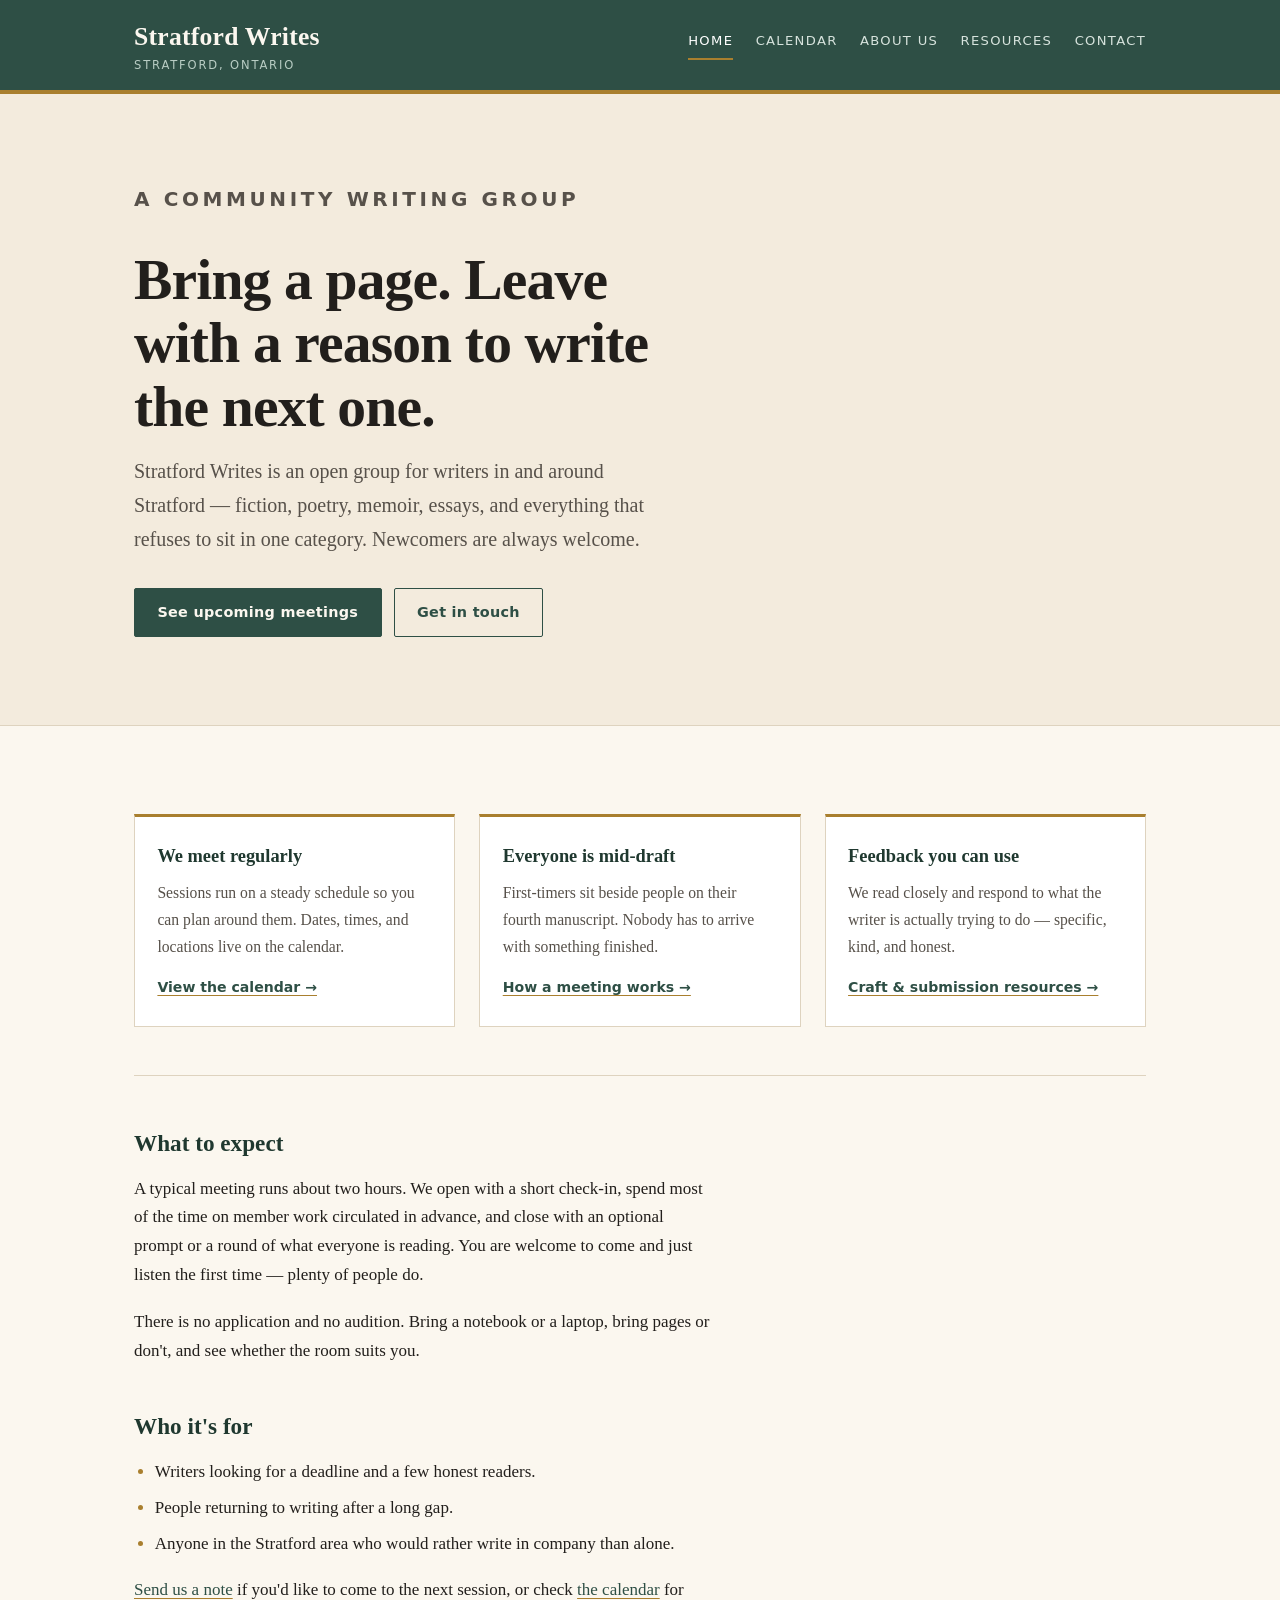
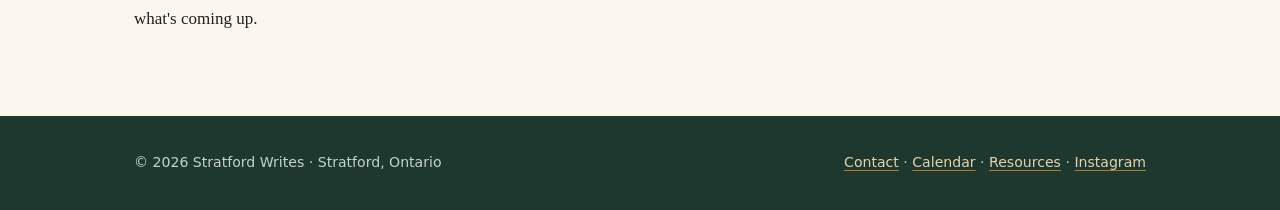
<file: index.html>
<!DOCTYPE html>
<html lang="en">
<head>
<meta charset="utf-8">
<meta name="viewport" content="width=device-width, initial-scale=1">
<title>Stratford Writes — a writing group in Stratford, Ontario</title>
<meta name="description" content="Stratford Writes is a community writing group meeting in Stratford, Ontario. Open to writers at every stage.">
<!-- Social preview. Once you have a domain, add absolute og:url and og:image tags
     here (og:image should be ~1200x630px) so shared links show a picture. -->
<meta property="og:site_name" content="Stratford Writes">
<meta property="og:type" content="website">
<meta property="og:title" content="Stratford Writes — a writing group in Stratford, Ontario">
<meta property="og:description" content="Stratford Writes is a community writing group meeting in Stratford, Ontario. Open to writers at every stage.">
<meta name="twitter:card" content="summary">

<link rel="icon" href="data:image/svg+xml,%3Csvg xmlns=%22http://www.w3.org/2000/svg%22 viewBox=%220 0 64 64%22%3E%3Crect width=%2264%22 height=%2264%22 rx=%228%22 fill=%22%232e4f45%22/%3E%3Cpath d=%22M20 44 L32 18 L44 44%22 fill=%22none%22 stroke=%22%23e6d3ab%22 stroke-width=%225%22 stroke-linecap=%22round%22 stroke-linejoin=%22round%22/%3E%3Cpath d=%22M25 36 H39%22 stroke=%22%23e6d3ab%22 stroke-width=%225%22 stroke-linecap=%22round%22/%3E%3C/svg%3E">
<link rel="stylesheet" href="style.css">
</head>
<body>

<a class="skip" href="#main">Skip to content</a>

<header class="site-header">
  <div class="wrap">
    <a class="brand" href="index.html">
      Stratford Writes
      <small>Stratford, Ontario</small>
    </a>
    <nav class="nav" aria-label="Main">
      <a href="index.html" aria-current="page">Home</a>
      <a href="calendar.html">Calendar</a>
      <a href="about.html">About Us</a>
      <a href="resources.html">Resources</a>
      <a href="contact.html">Contact</a>
    </nav>
  </div>
</header>

<section class="hero">
  <div class="wrap">
    <p class="kicker">A community writing group</p>
    <h1>Bring a page. Leave with a reason to write the next one.</h1>
    <p>Stratford Writes is an open group for writers in and around Stratford — fiction, poetry, memoir, essays, and everything that refuses to sit in one category. Newcomers are always welcome.</p>
    <div class="btn-row">
      <a class="btn" href="calendar.html">See upcoming meetings</a>
      <a class="btn secondary" href="contact.html">Get in touch</a>
    </div>
  </div>
</section>

<main id="main">
  <div class="wrap">

    <ul class="cards">
      <li class="card">
        <h3>We meet regularly</h3>
        <p>Sessions run on a steady schedule so you can plan around them. Dates, times, and locations live on the calendar.</p>
        <a href="calendar.html">View the calendar &rarr;</a>
      </li>
      <li class="card">
        <h3>Everyone is mid-draft</h3>
        <p>First-timers sit beside people on their fourth manuscript. Nobody has to arrive with something finished.</p>
        <a href="about.html">How a meeting works &rarr;</a>
      </li>
      <li class="card">
        <h3>Feedback you can use</h3>
        <p>We read closely and respond to what the writer is actually trying to do — specific, kind, and honest.</p>
        <a href="resources.html">Craft &amp; submission resources &rarr;</a>
      </li>
    </ul>

    <hr class="rule">

    <div class="prose">
      <h2>What to expect</h2>
      <p>A typical meeting runs about two hours. We open with a short check-in, spend most of the time on member work circulated in advance, and close with an optional prompt or a round of what everyone is reading. You are welcome to come and just listen the first time — plenty of people do.</p>
      <p>There is no application and no audition. Bring a notebook or a laptop, bring pages or don't, and see whether the room suits you.</p>

      <h2>Who it's for</h2>
      <ul>
        <li>Writers looking for a deadline and a few honest readers.</li>
        <li>People returning to writing after a long gap.</li>
        <li>Anyone in the Stratford area who would rather write in company than alone.</li>
      </ul>

      <p><a href="contact.html">Send us a note</a> if you'd like to come to the next session, or check <a href="calendar.html">the calendar</a> for what's coming up.</p>
    </div>

  </div>
</main>

<footer class="site-footer">
  <div class="wrap">
    <p>&copy; 2026 Stratford Writes &middot; Stratford, Ontario</p>
    <p><a href="contact.html">Contact</a> &middot; <a href="calendar.html">Calendar</a> &middot; <a href="resources.html">Resources</a> &middot; <a href="https://www.instagram.com/stratfordwrites" target="_blank" rel="noopener">Instagram</a></p>
  </div>
</footer>

</body>
</html>
</file>
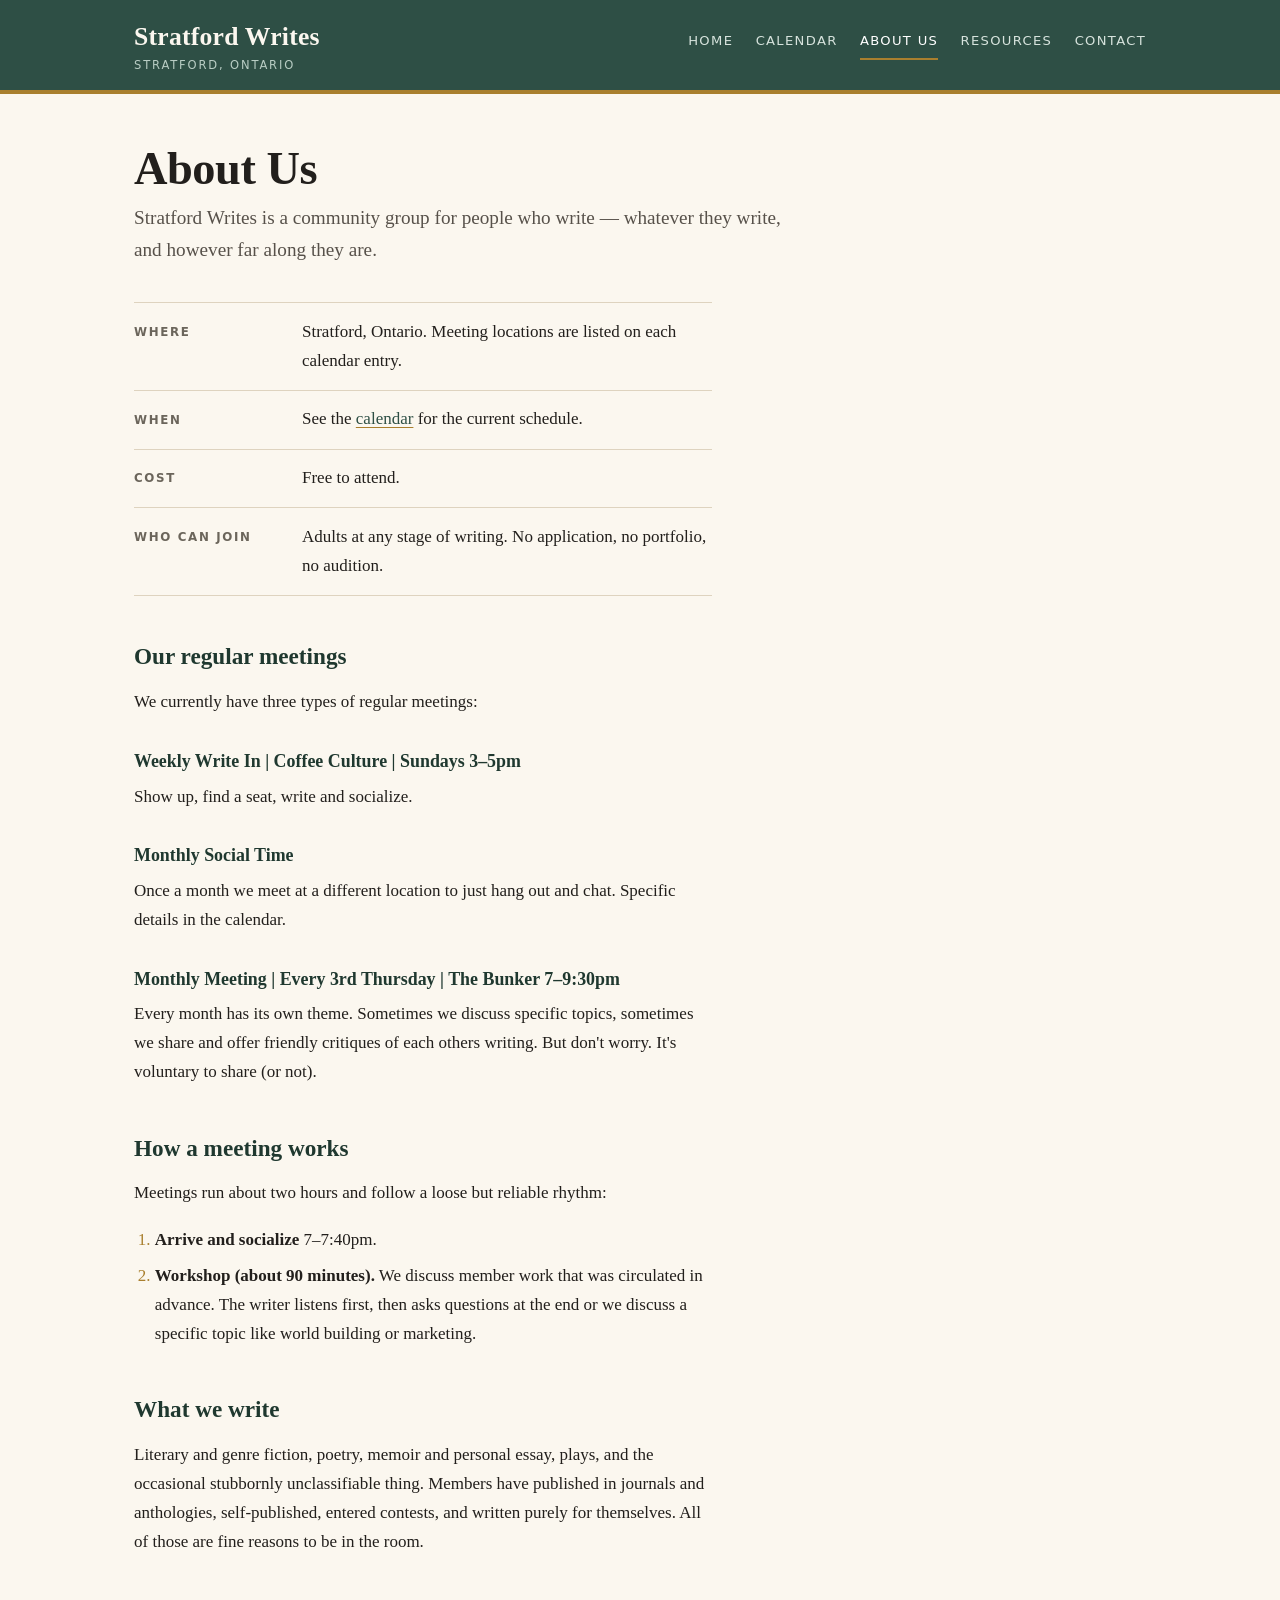
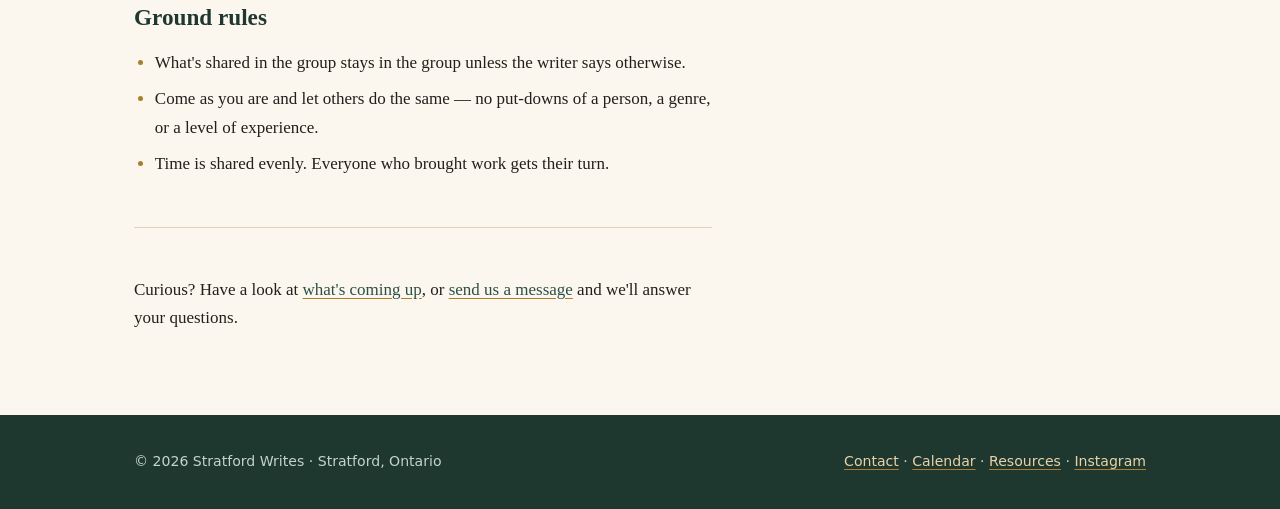
<file: about.html>
<!DOCTYPE html>
<html lang="en">
<head>
<meta charset="utf-8">
<meta name="viewport" content="width=device-width, initial-scale=1">
<title>About Us — Stratford Writes</title>
<meta name="description" content="Who we are, how our meetings run, and what to expect at your first session.">
<!-- Social preview. Once you have a domain, add absolute og:url and og:image tags
     here (og:image should be ~1200x630px) so shared links show a picture. -->
<meta property="og:site_name" content="Stratford Writes">
<meta property="og:type" content="website">
<meta property="og:title" content="About Us — Stratford Writes">
<meta property="og:description" content="Who we are, how our meetings run, and what to expect at your first session.">
<meta name="twitter:card" content="summary">

<link rel="icon" href="data:image/svg+xml,%3Csvg xmlns=%22http://www.w3.org/2000/svg%22 viewBox=%220 0 64 64%22%3E%3Crect width=%2264%22 height=%2264%22 rx=%228%22 fill=%22%232e4f45%22/%3E%3Cpath d=%22M20 44 L32 18 L44 44%22 fill=%22none%22 stroke=%22%23e6d3ab%22 stroke-width=%225%22 stroke-linecap=%22round%22 stroke-linejoin=%22round%22/%3E%3Cpath d=%22M25 36 H39%22 stroke=%22%23e6d3ab%22 stroke-width=%225%22 stroke-linecap=%22round%22/%3E%3C/svg%3E">
<link rel="stylesheet" href="style.css">
</head>
<body>

<a class="skip" href="#main">Skip to content</a>

<header class="site-header">
  <div class="wrap">
    <a class="brand" href="index.html">
      Stratford Writes
      <small>Stratford, Ontario</small>
    </a>
    <nav class="nav" aria-label="Main">
      <a href="index.html">Home</a>
      <a href="calendar.html">Calendar</a>
      <a href="about.html" aria-current="page">About Us</a>
      <a href="resources.html">Resources</a>
      <a href="contact.html">Contact</a>
    </nav>
  </div>
</header>

<main id="main">
  <div class="wrap">

    <h1 class="page-title">About Us</h1>
    <p class="lede">Stratford Writes is a community group for people who write — whatever they write, and however far along they are.</p>

    <ul class="fact-list">
      <li>
        <span class="label">Where</span>
        <span class="value">Stratford, Ontario. Meeting locations are listed on each calendar entry.</span>
      </li>
      <li>
        <span class="label">When</span>
        <span class="value">See the <a href="calendar.html">calendar</a> for the current schedule.</span>
      </li>
      <li>
        <span class="label">Cost</span>
        <span class="value">Free to attend.</span>
      </li>
      <li>
        <span class="label">Who can join</span>
        <span class="value">Adults at any stage of writing. No application, no portfolio, no audition.</span>
      </li>
    </ul>

    <div class="prose">

      <h2>Our regular meetings</h2>
      <p>We currently have three types of regular meetings:</p>

      <h3>Weekly Write In | Coffee Culture | Sundays 3–5pm</h3>
      <p>Show up, find a seat, write and socialize.</p>

      <h3>Monthly Social Time</h3>
      <p>Once a month we meet at a different location to just hang out and chat. Specific details in the calendar.</p>

      <h3>Monthly Meeting | Every 3rd Thursday | The Bunker 7–9:30pm</h3>
      <p>Every month has its own theme. Sometimes we discuss specific topics, sometimes we share and offer friendly critiques of each others writing. But don't worry. It's voluntary to share (or not).</p>

      <h2>How a meeting works</h2>
      <p>Meetings run about two hours and follow a loose but reliable rhythm:</p>
      <ol>
        <li><strong>Arrive and socialize</strong> 7–7:40pm.</li>
        <li><strong>Workshop (about 90 minutes).</strong> We discuss member work that was circulated in advance. The writer listens first, then asks questions at the end or we discuss a specific topic like world building or marketing.</li>
      </ol>

      <h2>What we write</h2>
      <p>Literary and genre fiction, poetry, memoir and personal essay, plays, and the occasional stubbornly unclassifiable thing. Members have published in journals and anthologies, self-published, entered contests, and written purely for themselves. All of those are fine reasons to be in the room.</p>

      <h2>Ground rules</h2>
      <ul>
        <li>What's shared in the group stays in the group unless the writer says otherwise.</li>
        <li>Come as you are and let others do the same — no put-downs of a person, a genre, or a level of experience.</li>
        <li>Time is shared evenly. Everyone who brought work gets their turn.</li>
      </ul>

      <hr class="rule">

      <p>Curious? Have a look at <a href="calendar.html">what's coming up</a>, or <a href="contact.html">send us a message</a> and we'll answer your questions.</p>

    </div>

  </div>
</main>

<footer class="site-footer">
  <div class="wrap">
    <p>&copy; 2026 Stratford Writes &middot; Stratford, Ontario</p>
    <p><a href="contact.html">Contact</a> &middot; <a href="calendar.html">Calendar</a> &middot; <a href="resources.html">Resources</a> &middot; <a href="https://www.instagram.com/stratfordwrites" target="_blank" rel="noopener">Instagram</a></p>
  </div>
</footer>

</body>
</html>
</file>
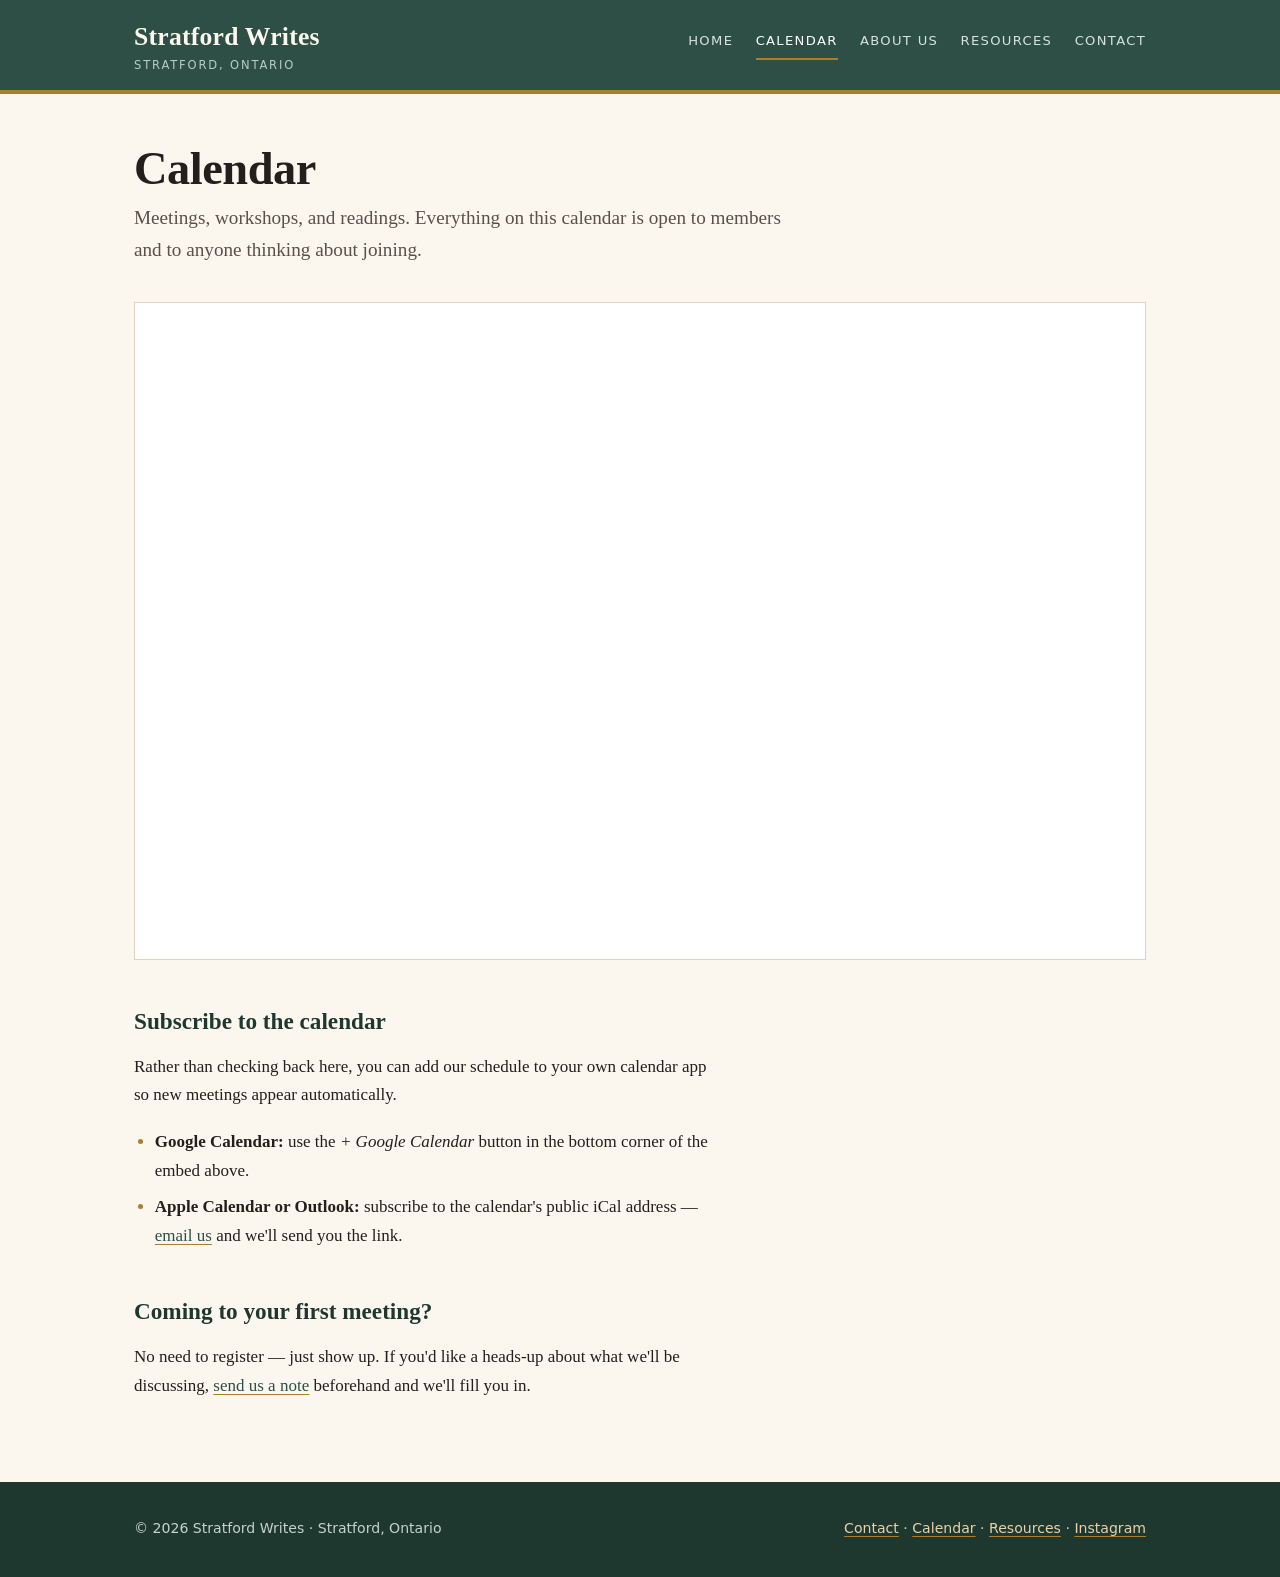
<file: calendar.html>
<!DOCTYPE html>
<html lang="en">
<head>
<meta charset="utf-8">
<meta name="viewport" content="width=device-width, initial-scale=1">
<title>Calendar — Stratford Writes</title>
<meta name="description" content="Upcoming meetings, workshops, and readings for Stratford Writes.">
<!-- Social preview. Once you have a domain, add absolute og:url and og:image tags
     here (og:image should be ~1200x630px) so shared links show a picture. -->
<meta property="og:site_name" content="Stratford Writes">
<meta property="og:type" content="website">
<meta property="og:title" content="Calendar — Stratford Writes">
<meta property="og:description" content="Upcoming meetings, workshops, and readings for Stratford Writes.">
<meta name="twitter:card" content="summary">

<link rel="icon" href="data:image/svg+xml,%3Csvg xmlns=%22http://www.w3.org/2000/svg%22 viewBox=%220 0 64 64%22%3E%3Crect width=%2264%22 height=%2264%22 rx=%228%22 fill=%22%232e4f45%22/%3E%3Cpath d=%22M20 44 L32 18 L44 44%22 fill=%22none%22 stroke=%22%23e6d3ab%22 stroke-width=%225%22 stroke-linecap=%22round%22 stroke-linejoin=%22round%22/%3E%3Cpath d=%22M25 36 H39%22 stroke=%22%23e6d3ab%22 stroke-width=%225%22 stroke-linecap=%22round%22/%3E%3C/svg%3E">
<link rel="stylesheet" href="style.css">
</head>
<body>

<a class="skip" href="#main">Skip to content</a>

<header class="site-header">
  <div class="wrap">
    <a class="brand" href="index.html">
      Stratford Writes
      <small>Stratford, Ontario</small>
    </a>
    <nav class="nav" aria-label="Main">
      <a href="index.html">Home</a>
      <a href="calendar.html" aria-current="page">Calendar</a>
      <a href="about.html">About Us</a>
      <a href="resources.html">Resources</a>
      <a href="contact.html">Contact</a>
    </nav>
  </div>
</header>

<main id="main">
  <div class="wrap">

    <h1 class="page-title">Calendar</h1>
    <p class="lede">Meetings, workshops, and readings. Everything on this calendar is open to members and to anyone thinking about joining.</p>

    <!-- ===================================================================
         GOOGLE CALENDAR EMBED
         Replace the <div class="embed-placeholder"> block below with the
         <iframe> Google gives you:
           Google Calendar → Settings → [your calendar] → Integrate calendar
           → copy the "Embed code".
         Then, on the pasted <iframe>, delete its width="..." and height="..."
         attributes so the stylesheet can make it responsive.
         =================================================================== -->
    <div class="calendar-frame">

      <iframe
        src="https://calendar.google.com/calendar/embed?src=01670e809b0eb35ef843b6095777a9a56338ac10f164989a4557bc9bafb31d0d%40group.calendar.google.com&ctz=America%2FToronto"
        style="border: 0"
        title="Stratford Writes calendar"
        frameborder="0" scrolling="no"></iframe>

      <!-- Example of what the finished embed looks like:
      <iframe
        src="https://calendar.google.com/calendar/embed?src=YOUR_CALENDAR_ID&ctz=America%2FToronto"
        title="Stratford Writes calendar"
        frameborder="0" scrolling="no"></iframe>
      -->

    </div>

    <div class="prose">
      <h2>Subscribe to the calendar</h2>
      <p>Rather than checking back here, you can add our schedule to your own calendar app so new meetings appear automatically.</p>
      <ul>
        <li><strong>Google Calendar:</strong> use the <em>+ Google Calendar</em> button in the bottom corner of the embed above.</li>
        <li><strong>Apple Calendar or Outlook:</strong> subscribe to the calendar's public iCal address — <a href="contact.html">email us</a> and we'll send you the link.</li>
      </ul>

      <h2>Coming to your first meeting?</h2>
      <p>No need to register — just show up. If you'd like a heads-up about what we'll be discussing, <a href="contact.html">send us a note</a> beforehand and we'll fill you in.</p>
    </div>

  </div>
</main>

<footer class="site-footer">
  <div class="wrap">
    <p>&copy; 2026 Stratford Writes &middot; Stratford, Ontario</p>
    <p><a href="contact.html">Contact</a> &middot; <a href="calendar.html">Calendar</a> &middot; <a href="resources.html">Resources</a> &middot; <a href="https://www.instagram.com/stratfordwrites" target="_blank" rel="noopener">Instagram</a></p>
  </div>
</footer>

</body>
</html>
</file>
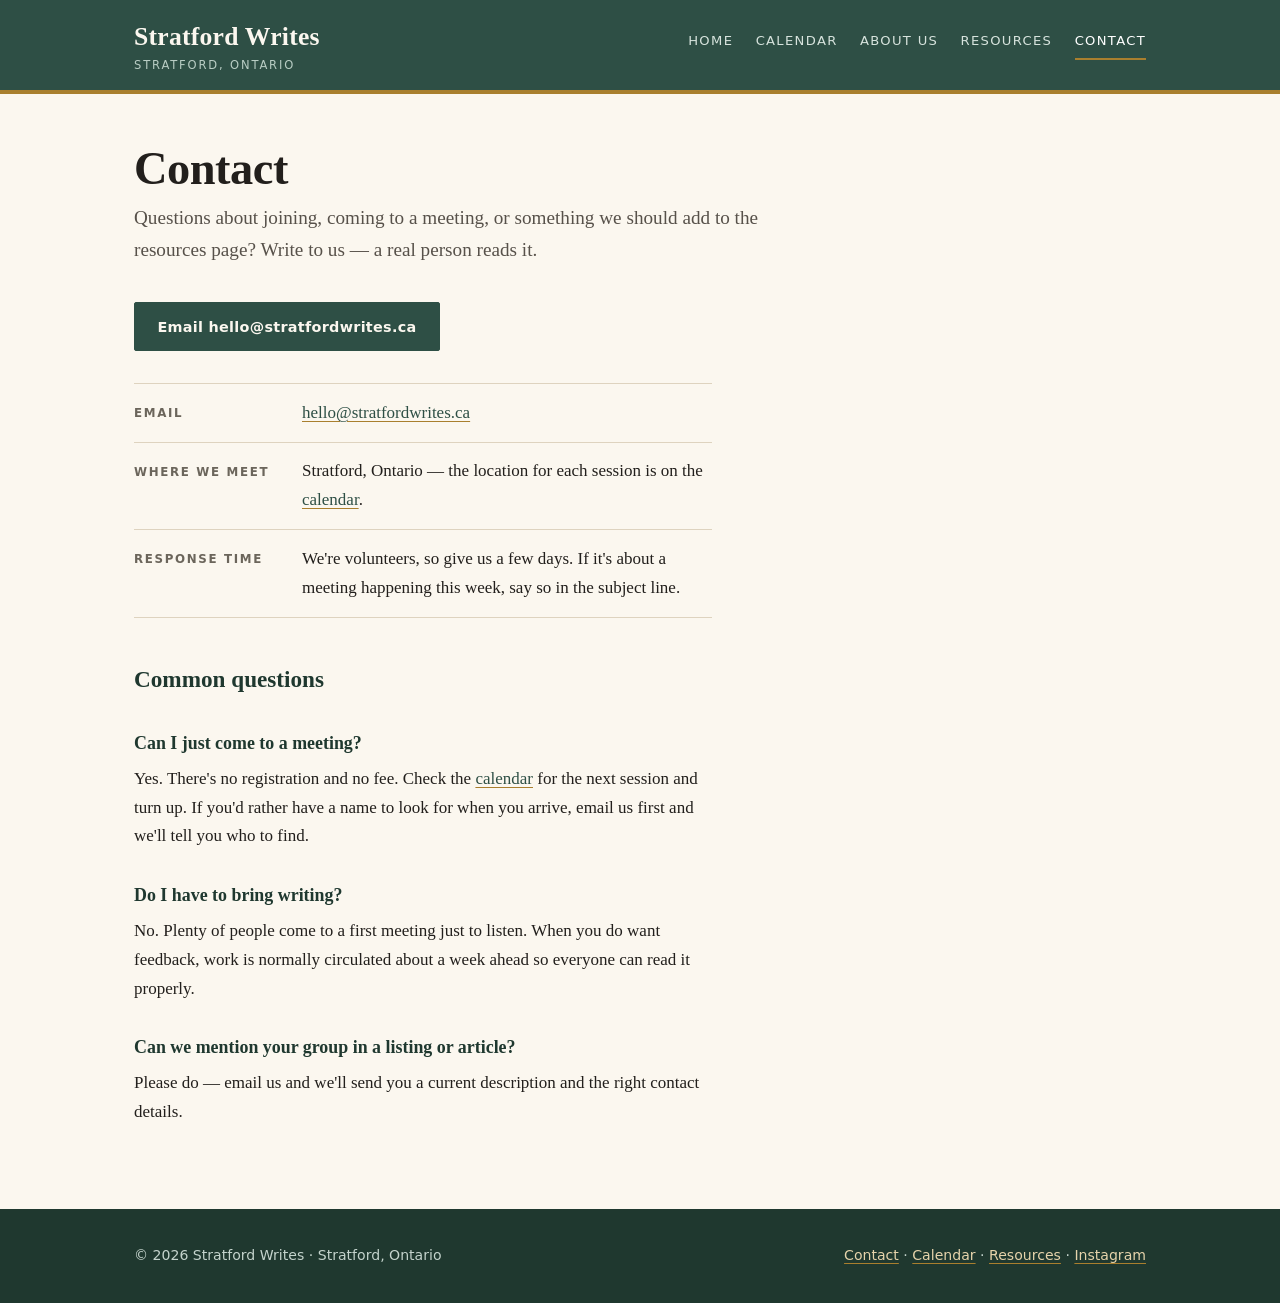
<file: contact.html>
<!DOCTYPE html>
<html lang="en">
<head>
<meta charset="utf-8">
<meta name="viewport" content="width=device-width, initial-scale=1">
<title>Contact — Stratford Writes</title>
<meta name="description" content="Get in touch with Stratford Writes about joining, visiting a meeting, or sharing a resource.">
<!-- Social preview. Once you have a domain, add absolute og:url and og:image tags
     here (og:image should be ~1200x630px) so shared links show a picture. -->
<meta property="og:site_name" content="Stratford Writes">
<meta property="og:type" content="website">
<meta property="og:title" content="Contact — Stratford Writes">
<meta property="og:description" content="Get in touch with Stratford Writes about joining, visiting a meeting, or sharing a resource.">
<meta name="twitter:card" content="summary">

<link rel="icon" href="data:image/svg+xml,%3Csvg xmlns=%22http://www.w3.org/2000/svg%22 viewBox=%220 0 64 64%22%3E%3Crect width=%2264%22 height=%2264%22 rx=%228%22 fill=%22%232e4f45%22/%3E%3Cpath d=%22M20 44 L32 18 L44 44%22 fill=%22none%22 stroke=%22%23e6d3ab%22 stroke-width=%225%22 stroke-linecap=%22round%22 stroke-linejoin=%22round%22/%3E%3Cpath d=%22M25 36 H39%22 stroke=%22%23e6d3ab%22 stroke-width=%225%22 stroke-linecap=%22round%22/%3E%3C/svg%3E">
<link rel="stylesheet" href="style.css">
</head>
<body>

<a class="skip" href="#main">Skip to content</a>

<header class="site-header">
  <div class="wrap">
    <a class="brand" href="index.html">
      Stratford Writes
      <small>Stratford, Ontario</small>
    </a>
    <nav class="nav" aria-label="Main">
      <a href="index.html">Home</a>
      <a href="calendar.html">Calendar</a>
      <a href="about.html">About Us</a>
      <a href="resources.html">Resources</a>
      <a href="contact.html" aria-current="page">Contact</a>
    </nav>
  </div>
</header>

<main id="main">
  <div class="wrap">

    <h1 class="page-title">Contact</h1>
    <p class="lede">Questions about joining, coming to a meeting, or something we should add to the resources page? Write to us — a real person reads it.</p>

    <div class="btn-row">
      <!-- EDITOR: replace hello@stratfordwrites.ca in BOTH the href and the link text below. -->
      <a class="btn" href="mailto:hello@stratfordwrites.ca?subject=Hello%20from%20the%20Stratford%20Writes%20website">Email hello@stratfordwrites.ca</a>
    </div>

    <ul class="fact-list">
      <li>
        <span class="label">Email</span>
        <span class="value"><a href="mailto:hello@stratfordwrites.ca">hello@stratfordwrites.ca</a></span>
      </li>
      <li>
        <span class="label">Where we meet</span>
        <span class="value">Stratford, Ontario — the location for each session is on the <a href="calendar.html">calendar</a>.</span>
      </li>
      <li>
        <span class="label">Response time</span>
        <span class="value">We're volunteers, so give us a few days. If it's about a meeting happening this week, say so in the subject line.</span>
      </li>
    </ul>

    <div class="prose">

      <h2>Common questions</h2>

      <h3>Can I just come to a meeting?</h3>
      <p>Yes. There's no registration and no fee. Check the <a href="calendar.html">calendar</a> for the next session and turn up. If you'd rather have a name to look for when you arrive, email us first and we'll tell you who to find.</p>

      <h3>Do I have to bring writing?</h3>
      <p>No. Plenty of people come to a first meeting just to listen. When you do want feedback, work is normally circulated about a week ahead so everyone can read it properly.</p>

      <h3>Can we mention your group in a listing or article?</h3>
      <p>Please do — email us and we'll send you a current description and the right contact details.</p>

    </div>

  </div>
</main>

<footer class="site-footer">
  <div class="wrap">
    <p>&copy; 2026 Stratford Writes &middot; Stratford, Ontario</p>
    <p><a href="contact.html">Contact</a> &middot; <a href="calendar.html">Calendar</a> &middot; <a href="resources.html">Resources</a> &middot; <a href="https://www.instagram.com/stratfordwrites" target="_blank" rel="noopener">Instagram</a></p>
  </div>
</footer>

</body>
</html>
</file>
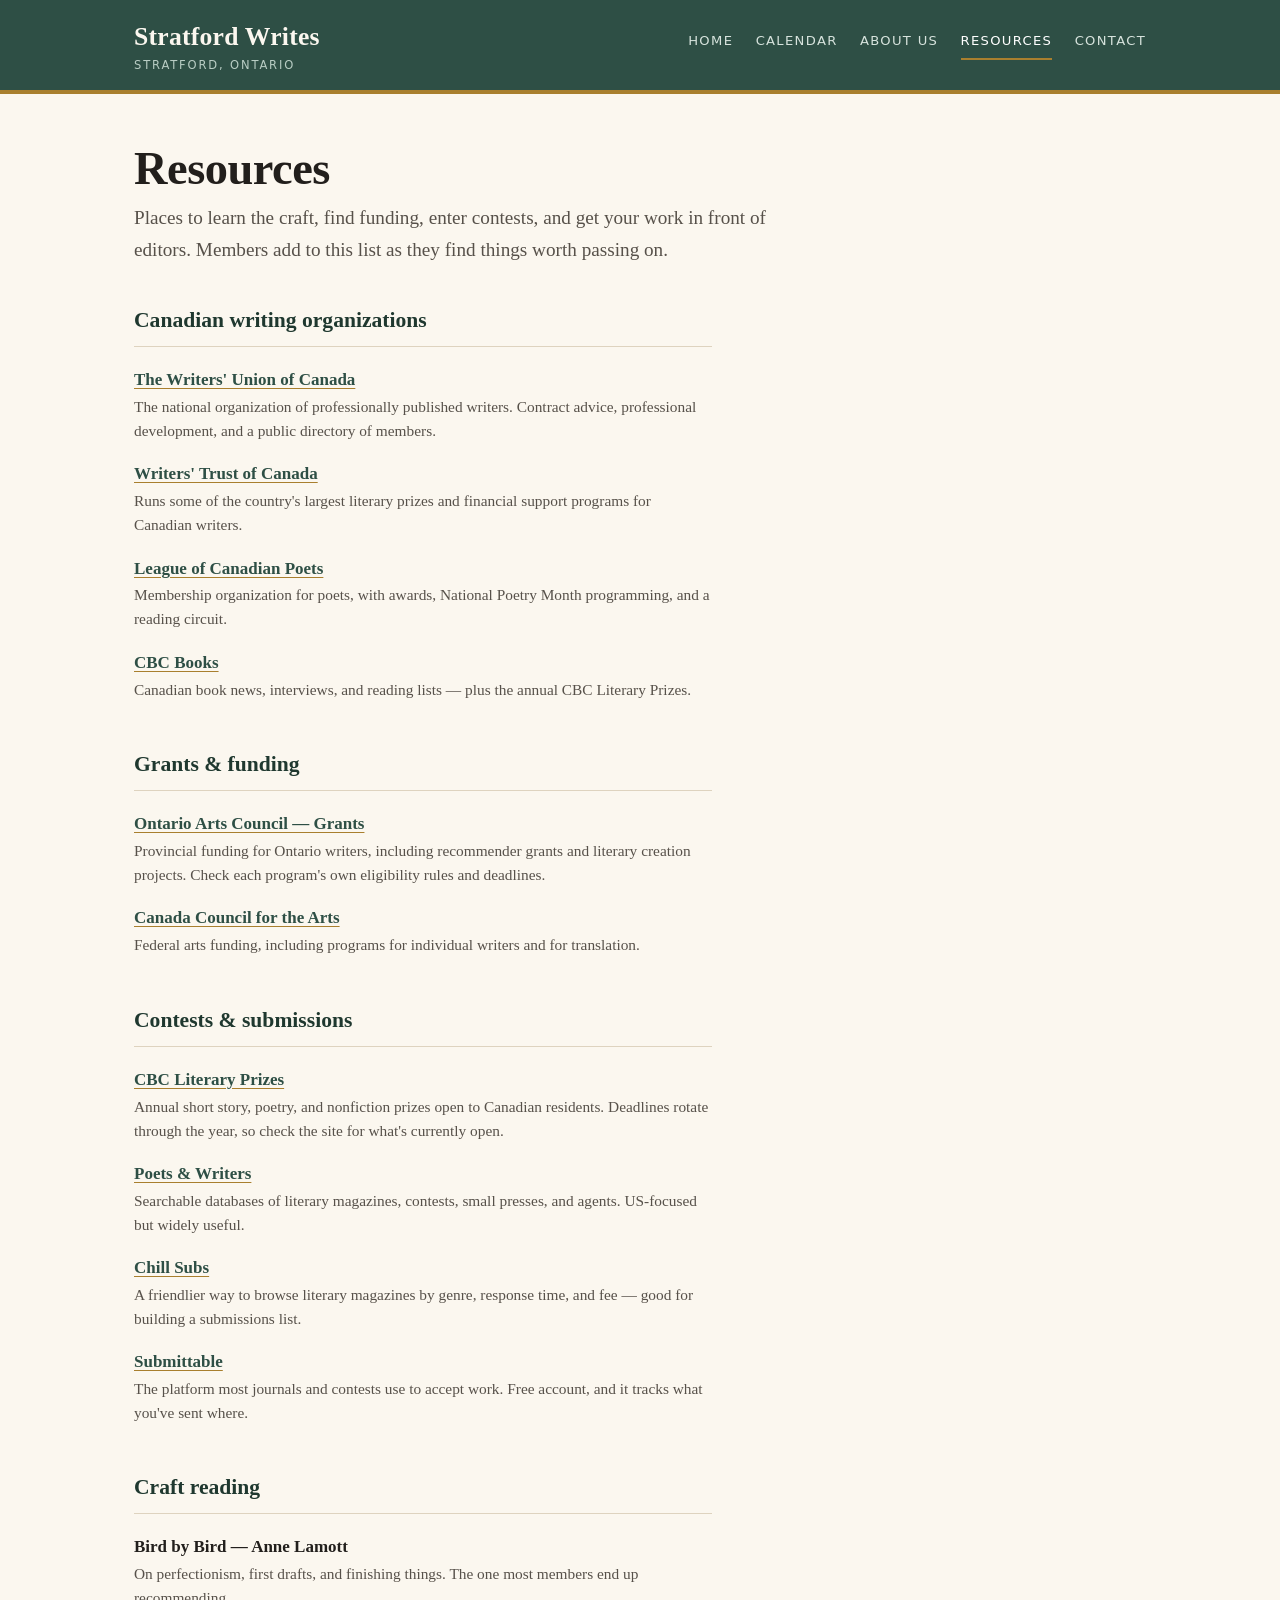
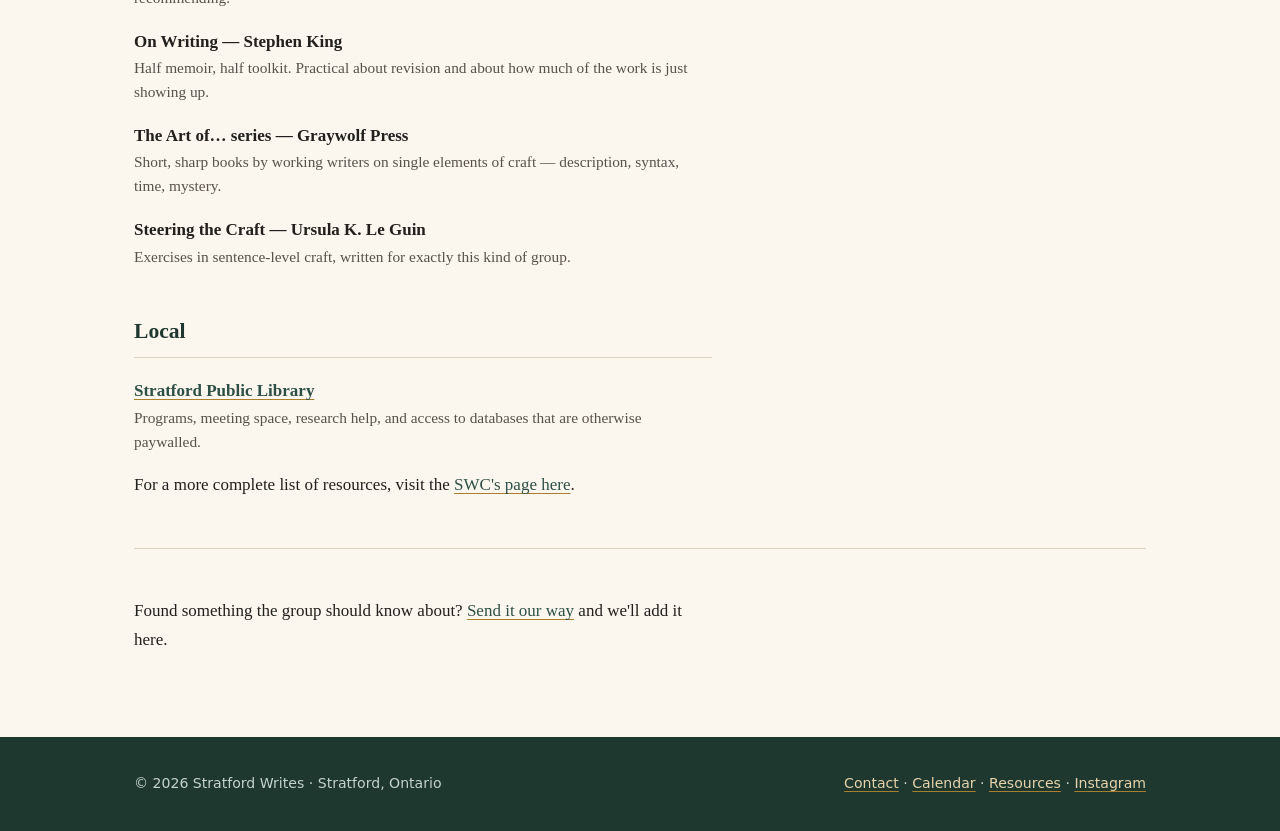
<file: resources.html>
<!DOCTYPE html>
<html lang="en">
<head>
<meta charset="utf-8">
<meta name="viewport" content="width=device-width, initial-scale=1">
<title>Resources — Stratford Writes</title>
<meta name="description" content="Craft reading, Canadian writing organizations, grants, contests, and places to submit your work.">
<!-- Social preview. Once you have a domain, add absolute og:url and og:image tags
     here (og:image should be ~1200x630px) so shared links show a picture. -->
<meta property="og:site_name" content="Stratford Writes">
<meta property="og:type" content="website">
<meta property="og:title" content="Resources — Stratford Writes">
<meta property="og:description" content="Craft reading, Canadian writing organizations, grants, contests, and places to submit your work.">
<meta name="twitter:card" content="summary">

<link rel="icon" href="data:image/svg+xml,%3Csvg xmlns=%22http://www.w3.org/2000/svg%22 viewBox=%220 0 64 64%22%3E%3Crect width=%2264%22 height=%2264%22 rx=%228%22 fill=%22%232e4f45%22/%3E%3Cpath d=%22M20 44 L32 18 L44 44%22 fill=%22none%22 stroke=%22%23e6d3ab%22 stroke-width=%225%22 stroke-linecap=%22round%22 stroke-linejoin=%22round%22/%3E%3Cpath d=%22M25 36 H39%22 stroke=%22%23e6d3ab%22 stroke-width=%225%22 stroke-linecap=%22round%22/%3E%3C/svg%3E">
<link rel="stylesheet" href="style.css">
</head>
<body>

<a class="skip" href="#main">Skip to content</a>

<header class="site-header">
  <div class="wrap">
    <a class="brand" href="index.html">
      Stratford Writes
      <small>Stratford, Ontario</small>
    </a>
    <nav class="nav" aria-label="Main">
      <a href="index.html">Home</a>
      <a href="calendar.html">Calendar</a>
      <a href="about.html">About Us</a>
      <a href="resources.html" aria-current="page">Resources</a>
      <a href="contact.html">Contact</a>
    </nav>
  </div>
</header>

<main id="main">
  <div class="wrap">

    <h1 class="page-title">Resources</h1>
    <p class="lede">Places to learn the craft, find funding, enter contests, and get your work in front of editors. Members add to this list as they find things worth passing on.</p>

    <section class="resource-group">
      <h2>Canadian writing organizations</h2>
      <ul class="resource-list">
        <li>
          <a class="title" href="https://www.writersunion.ca/">The Writers' Union of Canada</a>
          <span class="desc">The national organization of professionally published writers. Contract advice, professional development, and a public directory of members.</span>
        </li>
        <li>
          <a class="title" href="https://www.writerstrust.com/">Writers' Trust of Canada</a>
          <span class="desc">Runs some of the country's largest literary prizes and financial support programs for Canadian writers.</span>
        </li>
        <li>
          <a class="title" href="https://poets.ca/">League of Canadian Poets</a>
          <span class="desc">Membership organization for poets, with awards, National Poetry Month programming, and a reading circuit.</span>
        </li>
        <li>
          <a class="title" href="https://www.cbc.ca/books">CBC Books</a>
          <span class="desc">Canadian book news, interviews, and reading lists — plus the annual CBC Literary Prizes.</span>
        </li>
      </ul>
    </section>

    <section class="resource-group">
      <h2>Grants &amp; funding</h2>
      <ul class="resource-list">
        <li>
          <a class="title" href="https://www.arts.on.ca/grants">Ontario Arts Council — Grants</a>
          <span class="desc">Provincial funding for Ontario writers, including recommender grants and literary creation projects. Check each program's own eligibility rules and deadlines.</span>
        </li>
        <li>
          <a class="title" href="https://canadacouncil.ca/funding">Canada Council for the Arts</a>
          <span class="desc">Federal arts funding, including programs for individual writers and for translation.</span>
        </li>
      </ul>
    </section>

    <section class="resource-group">
      <h2>Contests &amp; submissions</h2>
      <ul class="resource-list">
        <li>
          <a class="title" href="https://www.cbc.ca/books/literaryprizes">CBC Literary Prizes</a>
          <span class="desc">Annual short story, poetry, and nonfiction prizes open to Canadian residents. Deadlines rotate through the year, so check the site for what's currently open.</span>
        </li>
        <li>
          <a class="title" href="https://www.pw.org/">Poets &amp; Writers</a>
          <span class="desc">Searchable databases of literary magazines, contests, small presses, and agents. US-focused but widely useful.</span>
        </li>
        <li>
          <a class="title" href="https://www.chillsubs.com/">Chill Subs</a>
          <span class="desc">A friendlier way to browse literary magazines by genre, response time, and fee — good for building a submissions list.</span>
        </li>
        <li>
          <a class="title" href="https://www.submittable.com/">Submittable</a>
          <span class="desc">The platform most journals and contests use to accept work. Free account, and it tracks what you've sent where.</span>
        </li>
      </ul>
    </section>

    <section class="resource-group">
      <h2>Craft reading</h2>
      <ul class="resource-list">
        <li>
          <span class="title">Bird by Bird — Anne Lamott</span>
          <span class="desc">On perfectionism, first drafts, and finishing things. The one most members end up recommending.</span>
        </li>
        <li>
          <span class="title">On Writing — Stephen King</span>
          <span class="desc">Half memoir, half toolkit. Practical about revision and about how much of the work is just showing up.</span>
        </li>
        <li>
          <span class="title">The Art of… series — Graywolf Press</span>
          <span class="desc">Short, sharp books by working writers on single elements of craft — description, syntax, time, mystery.</span>
        </li>
        <li>
          <span class="title">Steering the Craft — Ursula K. Le Guin</span>
          <span class="desc">Exercises in sentence-level craft, written for exactly this kind of group.</span>
        </li>
      </ul>
    </section>

    <section class="resource-group">
      <h2>Local</h2>
      <ul class="resource-list">
        <li>
          <a class="title" href="https://splibrary.ca/">Stratford Public Library</a>
          <span class="desc">Programs, meeting space, research help, and access to databases that are otherwise paywalled.</span>
        </li>
      </ul>
      <p>For a more complete list of resources, visit the <a href="https://stratfordwriters.com">SWC's page here</a>.</p>
    </section>

    <hr class="rule">

    <div class="prose">
      <p>Found something the group should know about? <a href="contact.html">Send it our way</a> and we'll add it here.</p>
    </div>

  </div>
</main>

<footer class="site-footer">
  <div class="wrap">
    <p>&copy; 2026 Stratford Writes &middot; Stratford, Ontario</p>
    <p><a href="contact.html">Contact</a> &middot; <a href="calendar.html">Calendar</a> &middot; <a href="resources.html">Resources</a> &middot; <a href="https://www.instagram.com/stratfordwrites" target="_blank" rel="noopener">Instagram</a></p>
  </div>
</footer>

</body>
</html>
</file>
<file: style.css>
/* ==========================================================================
   Stratford Writes — shared stylesheet
   Palette: Avon green, theatre gold, cream paper, ink
   ========================================================================== */

:root {
  --cream:      #fbf7ef;
  --cream-deep: #f3ebdd;
  --paper:      #ffffff;
  --ink:        #221f1c;
  --ink-soft:   #57514a;
  --ink-mute:   #6b655b;
  --green:      #2e4f45;
  --green-deep: #1f382f;
  --green-soft: #e4ece7;
  --gold:       #a97f2e;   /* decorative only — borders, rules, markers */
  --gold-ink:   #806018;   /* gold for TEXT — passes 4.5:1 on both creams */
  --gold-soft:  #f0e3c8;
  --rule:       #ded3bf;

  --serif: "Iowan Old Style", "Palatino Linotype", Palatino, Georgia, "Times New Roman", serif;
  --sans:  ui-sans-serif, system-ui, -apple-system, "Segoe UI", Roboto, "Helvetica Neue", Arial, sans-serif;

  --measure: 68ch;
  --wrap: 1060px;
}

/* --- reset-ish ----------------------------------------------------------- */

*, *::before, *::after { box-sizing: border-box; }

body {
  margin: 0;
  background: var(--cream);
  color: var(--ink);
  font-family: var(--serif);
  font-size: 1.0625rem;
  line-height: 1.7;
  -webkit-font-smoothing: antialiased;
}

img { max-width: 100%; height: auto; display: block; }

a {
  color: var(--green);
  text-decoration-color: var(--gold);
  text-underline-offset: 3px;
}
a:hover { color: var(--gold-ink); }

:focus-visible {
  outline: 2px solid var(--gold);
  outline-offset: 3px;
  border-radius: 2px;
}

/* --- skip link ----------------------------------------------------------- */

.skip {
  position: absolute;
  left: -9999px;
  top: 0;
  background: var(--green);
  color: var(--cream);
  padding: .6rem 1rem;
  z-index: 100;
}
.skip:focus { left: .5rem; top: .5rem; }

/* --- header / nav -------------------------------------------------------- */

.site-header {
  background: var(--green);
  color: var(--cream);
  border-bottom: 4px solid var(--gold);
}

.site-header .wrap {
  display: flex;
  flex-wrap: wrap;
  align-items: baseline;
  justify-content: space-between;
  gap: .75rem 2rem;
  padding-top: 1.4rem;
  padding-bottom: 1.1rem;
}

.brand {
  font-family: var(--serif);
  font-size: 1.6rem;
  font-weight: 600;
  letter-spacing: .01em;
  color: var(--cream);
  text-decoration: none;
  line-height: 1.2;
}
.brand:hover { color: var(--gold-soft); }
.brand small {
  display: block;
  font-family: var(--sans);
  font-size: .72rem;
  font-weight: 500;
  letter-spacing: .16em;
  text-transform: uppercase;
  color: #b9cdc4;
  margin-top: .35rem;
}

.nav {
  display: flex;
  flex-wrap: wrap;
  gap: .25rem 1.4rem;
  font-family: var(--sans);
  font-size: .82rem;
  letter-spacing: .1em;
  text-transform: uppercase;
}
.nav a {
  color: #d7e3dd;
  text-decoration: none;
  padding: .35rem 0;
  border-bottom: 2px solid transparent;
}
.nav a:hover { color: #fff; border-bottom-color: rgba(255,255,255,.35); }
.nav a[aria-current="page"] {
  color: #fff;
  border-bottom-color: var(--gold);
}

/* --- layout -------------------------------------------------------------- */

.wrap {
  width: 100%;
  max-width: var(--wrap);
  margin-inline: auto;
  padding-inline: 1.5rem;
}

main { padding-block: 3rem 4rem; }

.page-title {
  font-size: clamp(2rem, 5vw, 2.9rem);
  line-height: 1.15;
  margin: 0 0 .4rem;
  font-weight: 600;
  letter-spacing: -.01em;
}

.lede {
  font-size: 1.2rem;
  color: var(--ink-soft);
  max-width: var(--measure);
  margin: 0 0 2.2rem;
}

.prose { max-width: var(--measure); }
.prose h2 {
  font-size: 1.45rem;
  margin: 2.6rem 0 .7rem;
  color: var(--green-deep);
}
.prose h3 {
  font-size: 1.12rem;
  margin: 1.8rem 0 .4rem;
  color: var(--green-deep);
}
.prose p, .prose ul, .prose ol { margin: 0 0 1.1rem; }
.prose ul, .prose ol { padding-left: 1.3rem; }
.prose li { margin-bottom: .45rem; }
.prose li::marker { color: var(--gold); }

.rule {
  border: 0;
  border-top: 1px solid var(--rule);
  margin: 3rem 0;
}

/* --- hero (home) --------------------------------------------------------- */

.hero {
  background: var(--cream-deep);
  border-bottom: 1px solid var(--rule);
  padding-block: clamp(3rem, 8vw, 5.5rem);
}
.hero h1 {
  font-size: clamp(2.3rem, 6.5vw, 3.6rem);
  line-height: 1.1;
  margin: 0 0 1rem;
  max-width: 18ch;
  letter-spacing: -.015em;
}
.hero p {
  font-size: 1.25rem;
  color: var(--ink-soft);
  max-width: 54ch;
  margin: 0 0 2rem;
}

.kicker {
  font-family: var(--sans);
  font-size: .75rem;
  font-weight: 600;
  letter-spacing: .18em;
  text-transform: uppercase;
  color: var(--gold-ink);
  margin: 0 0 1rem;
}

/* --- buttons ------------------------------------------------------------- */

.btn-row { display: flex; flex-wrap: wrap; gap: .75rem; }

.btn {
  display: inline-block;
  font-family: var(--sans);
  font-size: .9rem;
  font-weight: 600;
  letter-spacing: .02em;
  padding: .7rem 1.4rem;
  border-radius: 2px;
  text-decoration: none;
  border: 1px solid var(--green);
  background: var(--green);
  color: var(--cream);
  transition: background .15s ease, color .15s ease;
}
.btn:hover { background: var(--green-deep); border-color: var(--green-deep); color: #fff; }

.btn.secondary {
  background: transparent;
  color: var(--green);
}
.btn.secondary:hover { background: var(--green-soft); color: var(--green-deep); }

/* --- cards --------------------------------------------------------------- */

.cards {
  display: grid;
  grid-template-columns: repeat(auto-fit, minmax(240px, 1fr));
  gap: 1.5rem;
  margin: 2.5rem 0;
  padding: 0;
  list-style: none;
}

.card {
  background: var(--paper);
  border: 1px solid var(--rule);
  border-top: 3px solid var(--gold);
  padding: 1.5rem 1.4rem;
}
.card h3 {
  margin: 0 0 .5rem;
  font-size: 1.15rem;
  color: var(--green-deep);
}
.card p { margin: 0 0 .8rem; color: var(--ink-soft); font-size: .98rem; }
.card p:last-child { margin-bottom: 0; }
.card a { font-family: var(--sans); font-size: .88rem; font-weight: 600; }

/* --- callout / placeholder note ------------------------------------------ */

.note {
  background: var(--gold-soft);
  border-left: 4px solid var(--gold);
  padding: 1.1rem 1.3rem;
  margin: 2rem 0;
  font-size: .97rem;
  color: #5c4715;
}
.note strong { color: #4a3a11; }
.note code {
  background: rgba(255,255,255,.65);
  padding: .1em .35em;
  border-radius: 2px;
  font-size: .9em;
}

.fact-list {
  list-style: none;
  padding: 0;
  margin: 2rem 0;
  border-top: 1px solid var(--rule);
  max-width: var(--measure);
}
.fact-list li {
  display: flex;
  flex-wrap: wrap;
  gap: .3rem 1.5rem;
  padding: .9rem 0;
  border-bottom: 1px solid var(--rule);
}
.fact-list dt, .fact-list .label {
  font-family: var(--sans);
  font-size: .74rem;
  font-weight: 600;
  letter-spacing: .14em;
  text-transform: uppercase;
  color: var(--ink-mute);
  flex: 0 0 9rem;
  padding-top: .28rem;
}
.fact-list .value { flex: 1 1 14rem; }

/* --- calendar embed ------------------------------------------------------ */

.calendar-frame {
  background: var(--paper);
  border: 1px solid var(--rule);
  padding: .5rem;
  margin: 2rem 0;
}
.calendar-frame iframe {
  display: block;
  width: 100%;
  min-height: 640px;
  border: 0;
}

.embed-placeholder {
  display: flex;
  flex-direction: column;
  align-items: center;
  justify-content: center;
  text-align: center;
  min-height: 380px;
  padding: 2rem;
  background: repeating-linear-gradient(
    45deg, var(--cream-deep), var(--cream-deep) 12px, #eee4d2 12px, #eee4d2 24px
  );
  border: 2px dashed var(--rule);
  color: var(--ink-mute);
  font-family: var(--sans);
}
.embed-placeholder strong {
  display: block;
  font-size: 1.05rem;
  color: var(--green-deep);
  margin-bottom: .4rem;
}

/* --- resources ----------------------------------------------------------- */

.resource-group { margin-bottom: 2.8rem; max-width: var(--measure); }
.resource-group h2 {
  font-size: 1.35rem;
  color: var(--green-deep);
  border-bottom: 1px solid var(--rule);
  padding-bottom: .45rem;
  margin: 0 0 1.2rem;
}
.resource-list { list-style: none; padding: 0; margin: 0; }
.resource-list li { margin-bottom: 1.1rem; }
.resource-list .title {
  font-weight: 600;
  display: block;
}
.resource-list .desc {
  display: block;
  color: var(--ink-soft);
  font-size: .96rem;
  line-height: 1.55;
}

/* --- footer -------------------------------------------------------------- */

.site-footer {
  background: var(--green-deep);
  color: #c4d3cc;
  font-family: var(--sans);
  font-size: .88rem;
  padding-block: 2.2rem;
  margin-top: auto;
}
.site-footer .wrap {
  display: flex;
  flex-wrap: wrap;
  gap: .6rem 2rem;
  justify-content: space-between;
  align-items: center;
}
.site-footer a { color: #e6d3ab; }
.site-footer p { margin: 0; }

/* --- sticky footer ------------------------------------------------------- */

html, body { height: 100%; }
body { display: flex; flex-direction: column; min-height: 100%; }
main { flex: 1 0 auto; }

/* --- small screens ------------------------------------------------------- */

@media (max-width: 640px) {
  .site-header .wrap { flex-direction: column; align-items: flex-start; }
  .nav { gap: .25rem 1.1rem; }
  .fact-list .label { flex-basis: 100%; }
  .calendar-frame iframe { min-height: 520px; }
}

@media print {
  .site-header, .site-footer, .btn-row { display: none; }
  body { background: #fff; }
}
</file>
